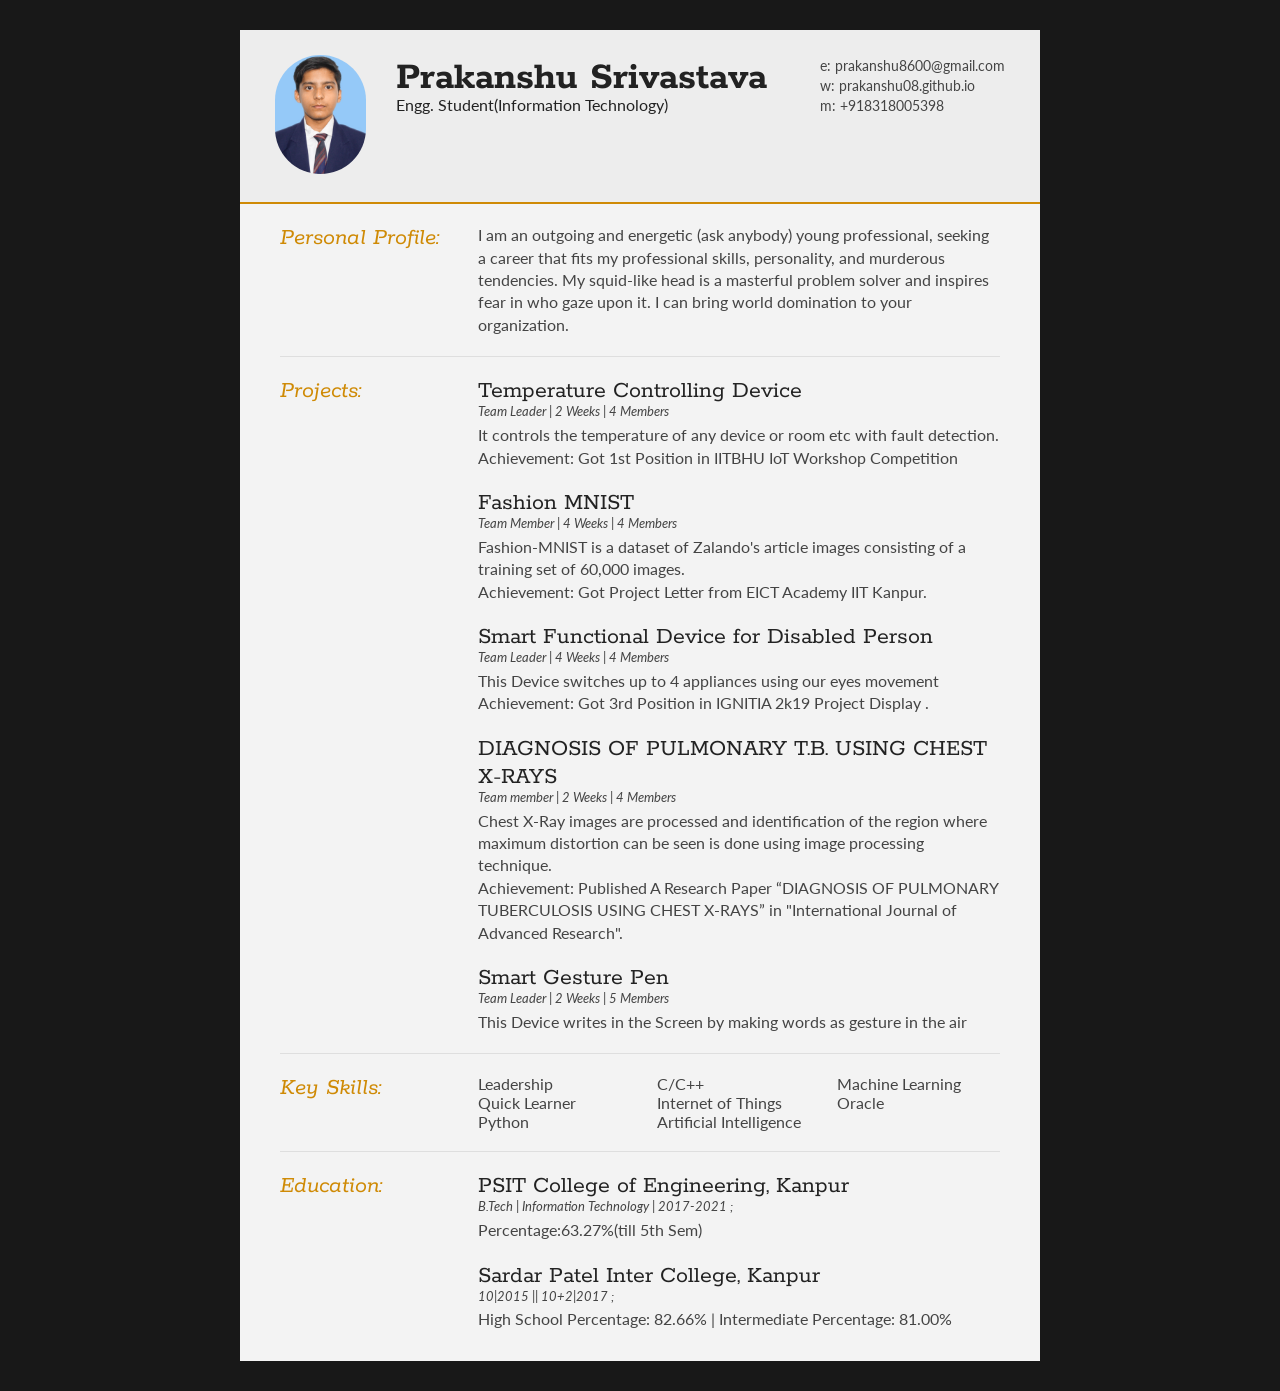
<file: resume/index.html>
<!DOCTYPE html>
<!--
To change this license header, choose License Headers in Project Properties.
To change this template file, choose Tools | Templates
and open the template in the editor.
-->
<html>
    <head>
        <title>
            Prakanshu's Resume
        </title>
        <link type="text/css" rel="stylesheet" href="css/style.css">
        <link href='http://fonts.googleapis.com/css?family=Rokkitt:400,700|Lato:400,300' rel='stylesheet' type='text/css'>
        <meta charset="UTF-8">
        <meta name="viewport" content="width=device-width, initial-scale=1.0">
    </head>
    <body>
        <body id="top">
        <div id="cv" class="instaFade">
	<div class="mainDetails">
		<div id="headshot" class="quickFade">
			<img src="css/Prakanshu.jpg" alt="Prakanshu Srivastava" />
		</div>
		
		<div id="name">
			<h1 class="quickFade delayTwo">Prakanshu Srivastava</h1>
			<h3 class="quickFade delayThree">Engg. Student(Information Technology)</h3>
		</div>
		
		<div id="contactDetails" class="quickFade delayFour">
			<ul>
				<li>e: <a href="mailto:prakanshu8600@gmail.com" target="_blank">prakanshu8600@gmail.com</a></li>
				<li>w: <a href="https://prakanshu08.github.io/">prakanshu08.github.io</a></li>
				<li>m: <a href="tel:+918318005398">+918318005398</a></li>
			</ul>
		</div>
		<div class="clear"></div>
	</div>
	
	<div id="mainArea" class="quickFade delayFive">
		<section>
			<article>
				<div class="sectionTitle">
					<h1>Personal Profile:</h1>
				</div>
				
				<div class="sectionContent">
					<p>I am an outgoing and energetic (ask anybody) young professional, seeking a career that fits my professional skills, personality, and murderous tendencies. My squid-like head is a masterful problem solver and inspires fear in who gaze upon it. I can bring world domination to your organization.</p>
				</div>
			</article>
			<div class="clear"></div>
		</section>
		
		
		<section>
			<div class="sectionTitle">
				<h1>Projects:</h1>
			</div>
			
			<div class="sectionContent">
				<article>
					<h2>Temperature Controlling Device</h2>
					<p class="subDetails">Team Leader | 2 Weeks | 4 Members </p>
					<p>It controls the temperature of any device or room etc with fault detection.<br>Achievement: Got 1st Position in IITBHU IoT Workshop Competition </p>
				</article>
				
				<article>
					<h2>Fashion MNIST</h2>
					<p class="subDetails">Team Member | 4 Weeks | 4 Members </p>
                                        <p>Fashion-MNIST is a dataset of Zalando's article images consisting of a training set of 60,000 images.<br>Achievement: Got Project Letter from EICT Academy IIT Kanpur.</p>
				</article>
			
                                 <article>
					<h2>Smart Functional Device for Disabled Person</h2>
					<p class="subDetails">Team Leader | 4 Weeks | 4 Members </p>
                                        <p>This Device switches up to 4 appliances using our eyes movement<br>Achievement: Got 3rd Position in IGNITIA 2k19 Project Display .</p>
				</article>
                            
                                 <article>
					<h2>DIAGNOSIS OF PULMONARY T.B. USING CHEST X-RAYS</h2>
					<p class="subDetails">Team member | 2 Weeks | 4 Members </p>
                                        <p>Chest X-Ray images are processed and identification of the region where maximum distortion can be seen is done using image processing technique.<br>Achievement: Published A Research Paper “DIAGNOSIS OF PULMONARY TUBERCULOSIS USING CHEST X-RAYS” in "International Journal of Advanced Research".</p>
				</article>    
                            
				<article>
					<h2>Smart Gesture Pen</h2>
                                        <p class="subDetails">Team Leader | 2 Weeks | 5 Members </p>
                                        <p>This Device writes in the Screen by making words as gesture in the air</p>
				</article>
			</div>
			<div class="clear"></div>
		</section>
		
		
		<section>
			<div class="sectionTitle">
				<h1>Key Skills:</h1>
			</div>
			
			<div class="sectionContent">
				<ul class="keySkills">
					<li>Leadership</li>
					<li>Quick Learner</li>
					<li>Python</li>
					<li>C/C++</li>
					<li>Internet of Things</li>
					<li>Artificial Intelligence</li>
					<li>Machine Learning</li>
					<li>Oracle</li>
				</ul>
			</div>
			<div class="clear"></div>
		</section>
		
		
		<section>
			<div class="sectionTitle">
				<h1>Education:</h1>
			</div>
			
			<div class="sectionContent">
				<article>
					<h2>PSIT College of Engineering, Kanpur</h2>
					<p class="subDetails">B.Tech | Information Technology | 2017-2021 ;</p>
                                        <p>Percentage:63.27%(till 5th Sem)</p>
				</article>
				
				<article>
					<h2>Sardar Patel Inter College, Kanpur</h2>
					<p class="subDetails">10|2015 || 10+2|2017 ;</p>
					<p>High School Percentage: 82.66% | Intermediate Percentage: 81.00%</p>
				</article>
			</div>
			<div class="clear"></div>
		</section>
		
	</div>
</div>
    </body>
</html>
</file>
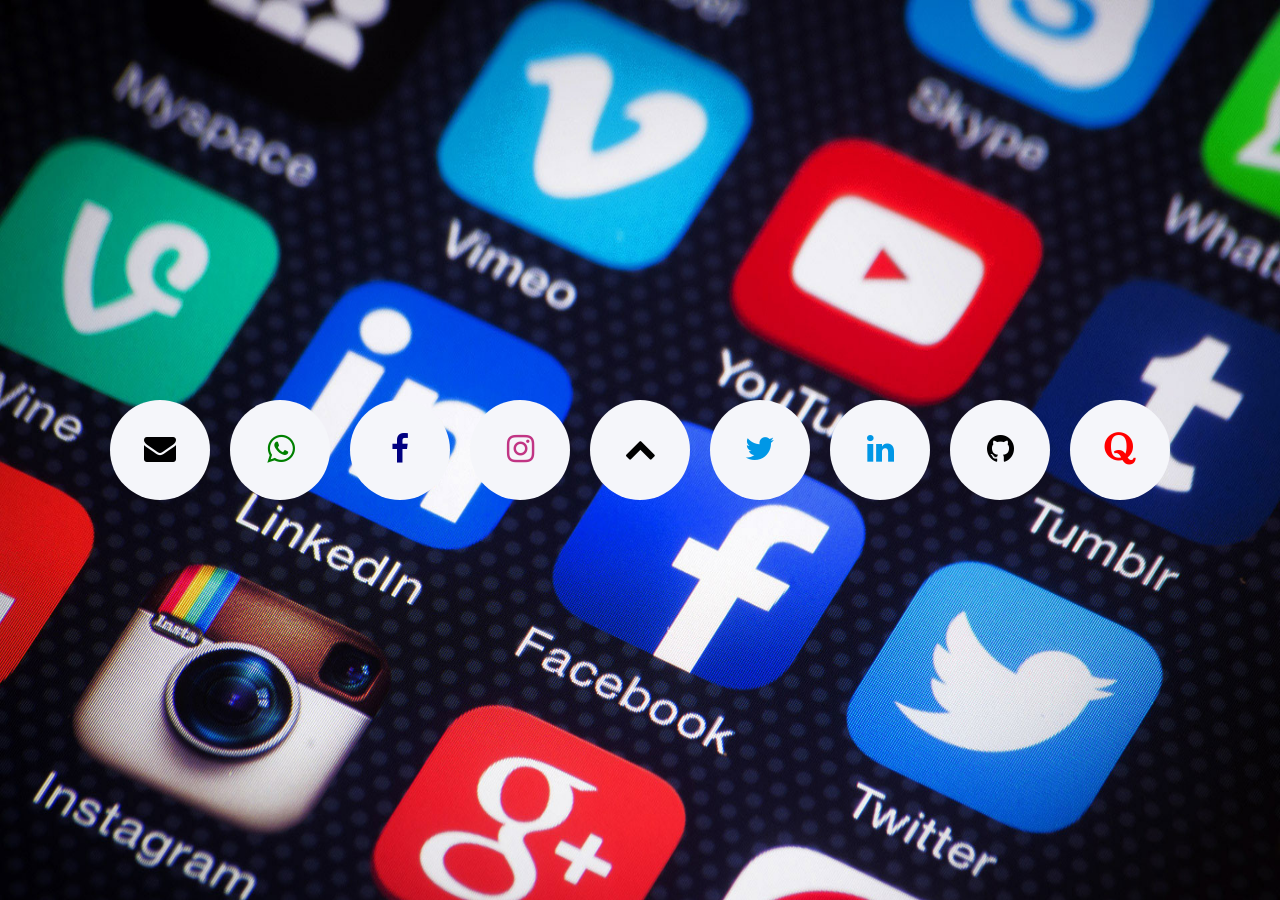
<file: Socialize/index.html>
<!DOCTYPE html>
<!--
To change this license header, choose License Headers in Project Properties.
To change this template file, choose Tools | Templates
and open the template in the editor.
-->
<html>
    <head>
        <title>Let's Connect Socially</title>
        <link rel="stylesheet" type="text/css" href="css/style2.css">
        <link rel="stylesheet" type="text/css" href="https://cdnjs.cloudflare.com/ajax/libs/font-awesome/4.7.0/css/font-awesome.min.css">
        <style>
            *{ margin: 0; padding: 0;}
            .centerdiv{
                height: 100vh;
                display: flex;
                justify-content: center;
                align-items: center;
                background-image: url('css/436425.jpg');
                background-size: 100% 110%;
                width: 100%;
               }
			
             
             a{
                 height: 100px;
                 width: 100px;
                 background-color: #f5f6fa;
                 border-radius: 50px;
                 text-align: center;
                 margin: 10px;
                 line-height: 110px;
                 
                            
             }
             
             a i{
                 transition: all 0.1s linear;
                 
             }
             
             a:hover i{
                 transform: scale(2.0); 
             }
             
			 .fa-envelope{
                 color: black;
             }
			 
             .fa-whatsapp{
                 color: green;
             }
             
             .fa-facebook{
                 color: navy;
             }
			 
			 .fa-chevron-up{
                 color: black;
             }
             
             .fa-instagram{
                 color: #c13584;
             }
             
             .fa-twitter{
                 color: #0097e6;
             }
             
             .fa-linkedin{
                 color: #0097e6;
             }
             
             .fa-github{
                 color: black;
             }
             
             .fa-quora{
                 color: red;
             }
			 
			 .fa-envelope{
                 color: black;
             }
        </style>
        <meta charset="UTF-8">
        <meta name="viewport" content="width=device-width, initial-scale=1.0">
    </head>
    <body>
        <div class="centerdiv">
            <a href="mailto:prakanshu8600@gmail.com" target="_blank">
                <i class="fa fa-2x fa-envelope" aria-hidden="true"></i>
            </a>
			<a href="https://api.whatsapp.com/send?phone=+918318005398" target="_blank">
                <i class="fa fa-2x fa-whatsapp"></i>
            </a>
            <a href="https://www.facebook.com/prakanshu.shrivastava.18" target="_blank">
                <i class="fa fa-2x fa-facebook"></i>
            </a>
            <a href="https://www.instagram.com/_prakanshu_/" target="_blank">
                <i class="fa fa-2x fa-instagram"></i>
            </a>
			<a href="https://prakanshu08.github.io/">
                <i class="fa fa-2x fa-chevron-up" aria-hidden="true"></i>
            </a>
            <a href="https://twitter.com/shivaay0008" target="_blank">
                <i class="fa fa-2x fa-twitter"></i>
            </a>
            <a href="https://www.linkedin.com/in/prakanshu-s-6673a7117/" target="_blank">
                <i class="fa fa-2x fa-linkedin"></i>
            </a>
            <a href="https://github.com/prakanshu08" target="_blank">
                <i class="fa fa-2x fa-github"></i>
            </a>
            <a href="https://www.quora.com/Prakanshu-Srivastava" target="_blank">
                <i class="fa fa-2x fa-quora"></i>
            </a>
        </div>
		
    </body>
</html>
</file>
<file: resume/css/style.css>
html,body,div,span,object,iframe,h1,h2,h3,h4,h5,h6,p,blockquote,pre,abbr,address,cite,code,del,dfn,em,img,ins,kbd,q,samp,small,strong,sub,sup,var,b,i,dl,dt,dd,ol,ul,li,fieldset,form,label,legend,table,caption,tbody,tfoot,thead,tr,th,td,article,aside,canvas,details,figcaption,figure,footer,header,hgroup,menu,nav,section,summary,time,mark,audio,video {
border:0;
font:inherit;
font-size:100%;
margin:0;
padding:0;
vertical-align:baseline;
}

article,aside,details,figcaption,figure,footer,header,hgroup,menu,nav,section {
display:block;
}

html, body {background: #181818; font-family: 'Lato', helvetica, arial, sans-serif; font-size: 16px; color: #222;}

.clear {clear: both;}

p {
	font-size: 1em;
	line-height: 1.4em;
	margin-bottom: 20px;
	color: #444;
}

#cv {
	width: 90%;
	max-width: 800px;
	background: #f3f3f3;
	margin: 30px auto;
}

.mainDetails {
	padding: 25px 35px;
	border-bottom: 2px solid #cf8a05;
	background: #ededed;
}

#name h1 {
	font-size: 2.5em;
	font-weight: 700;
	font-family: 'Rokkitt', Helvetica, Arial, sans-serif;
	margin-bottom: -6px;
}

#name h2 {
	font-size: 2em;
	margin-left: 2px;
	font-family: 'Rokkitt', Helvetica, Arial, sans-serif;
}

#mainArea {
	padding: 0 40px;
}

#headshot {
	width: 12.5%;
	float: left;
	margin-right: 30px;
}

#headshot img {
	width: 100%;
	height: auto;
	-webkit-border-radius: 50px;
	border-radius: 50px;
}

#name {
	float: left;
}

#contactDetails {
	float: right;
}

#contactDetails ul {
	list-style-type: none;
	font-size: 0.9em;
	margin-top: 2px;
}

#contactDetails ul li {
	margin-bottom: 3px;
	color: #444;
}

#contactDetails ul li a, a[href^=tel] {
	color: #444; 
	text-decoration: none;
	-webkit-transition: all .3s ease-in;
	-moz-transition: all .3s ease-in;
	-o-transition: all .3s ease-in;
	-ms-transition: all .3s ease-in;
	transition: all .3s ease-in;
}

#contactDetails ul li a:hover { 
	color: #cf8a05;
}


section {
	border-top: 1px solid #dedede;
	padding: 20px 0 0;
}

section:first-child {
	border-top: 0;
}

section:last-child {
	padding: 20px 0 10px;
}

.sectionTitle {
	float: left;
	width: 25%;
}

.sectionContent {
	float: right;
	width: 72.5%;
}

.sectionTitle h1 {
	font-family: 'Rokkitt', Helvetica, Arial, sans-serif;
	font-style: italic;
	font-size: 1.5em;
	color: #cf8a05;
}

.sectionContent h2 {
	font-family: 'Rokkitt', Helvetica, Arial, sans-serif;
	font-size: 1.5em;
	margin-bottom: -2px;
}

.subDetails {
	font-size: 0.8em;
	font-style: italic;
	margin-bottom: 3px;
}

.keySkills {
	list-style-type: none;
	-moz-column-count:3;
	-webkit-column-count:3;
	column-count:3;
	margin-bottom: 20px;
	font-size: 1em;
	color: #444;
}

.keySkills ul li {
	margin-bottom: 3px;
}

@media all and (min-width: 602px) and (max-width: 800px) {
	#headshot {
		display: none;
	}
	
	.keySkills {
	-moz-column-count:2;
	-webkit-column-count:2;
	column-count:2;
	}
}

@media all and (max-width: 601px) {
	#cv {
		width: 95%;
		margin: 10px auto;
		min-width: 280px;
	}
	
	#headshot {
		display: none;
	}
	
	#name, #contactDetails {
		float: none;
		width: 100%;
		text-align: center;
	}
	
	.sectionTitle, .sectionContent {
		float: none;
		width: 100%;
	}
	
	.sectionTitle {
		margin-left: -2px;
		font-size: 1.25em;
	}
	
	.keySkills {
		-moz-column-count:2;
		-webkit-column-count:2;
		column-count:2;
	}
}

@media all and (max-width: 480px) {
	.mainDetails {
		padding: 15px 15px;
	}
	
	section {
		padding: 15px 0 0;
	}
	
	#mainArea {
		padding: 0 25px;
	}

	
	.keySkills {
	-moz-column-count:1;
	-webkit-column-count:1;
	column-count:1;
	}
	
	#name h1 {
		line-height: .8em;
		margin-bottom: 4px;
	}
}

@media print {
    #cv {
        width: 100%;
    }
}

@-webkit-keyframes reset {
	0% {
		opacity: 0;
	}
	100% {
		opacity: 0;
	}
}

@-webkit-keyframes fade-in {
	0% {
		opacity: 0;
	}
	40% {
		opacity: 0;
	}
	100% {
		opacity: 1;
	}
}

@-moz-keyframes reset {
	0% {
		opacity: 0;
	}
	100% {
		opacity: 0;
	}
}

@-moz-keyframes fade-in {
	0% {
		opacity: 0;
	}
	40% {
		opacity: 0;
	}
	100% {
		opacity: 1;
	}
}

@keyframes reset {
	0% {
		opacity: 0;
	}
	100% {
		opacity: 0;
	}
}

@keyframes fade-in {
	0% {
		opacity: 0;
	}
	40% {
		opacity: 0;
	}
	100% {
		opacity: 1;
	}
}

.instaFade {
    -webkit-animation-name: reset, fade-in;
    -webkit-animation-duration: 1.5s;
    -webkit-animation-timing-function: ease-in;
	
	-moz-animation-name: reset, fade-in;
    -moz-animation-duration: 1.5s;
    -moz-animation-timing-function: ease-in;
	
	animation-name: reset, fade-in;
    animation-duration: 1.5s;
    animation-timing-function: ease-in;
}

.quickFade {
    -webkit-animation-name: reset, fade-in;
    -webkit-animation-duration: 2.5s;
    -webkit-animation-timing-function: ease-in;
	
	-moz-animation-name: reset, fade-in;
    -moz-animation-duration: 2.5s;
    -moz-animation-timing-function: ease-in;
	
	animation-name: reset, fade-in;
    animation-duration: 2.5s;
    animation-timing-function: ease-in;
}
 
.delayOne {
	-webkit-animation-delay: 0, .5s;
	-moz-animation-delay: 0, .5s;
	animation-delay: 0, .5s;
}

.delayTwo {
	-webkit-animation-delay: 0, 1s;
	-moz-animation-delay: 0, 1s;
	animation-delay: 0, 1s;
}

.delayThree {
	-webkit-animation-delay: 0, 1.5s;
	-moz-animation-delay: 0, 1.5s;
	animation-delay: 0, 1.5s;
}

.delayFour {
	-webkit-animation-delay: 0, 2s;
	-moz-animation-delay: 0, 2s;
	animation-delay: 0, 2s;
}

.delayFive {
	-webkit-animation-delay: 0, 2.5s;
	-moz-animation-delay: 0, 2.5s;
	animation-delay: 0, 2.5s;
}
</file>
<file: Socialize/css/style2.css>
html,body,div,span,object,iframe,h1,h2,h3,h4,h5,h6,p,blockquote,pre,abbr,address,cite,code,del,dfn,em,img,ins,kbd,q,samp,small,strong,sub,sup,var,b,i,dl,dt,dd,ol,ul,li,fieldset,form,label,legend,table,caption,tbody,tfoot,thead,tr,th,td,article,aside,canvas,details,figcaption,figure,footer,header,hgroup,menu,nav,section,summary,time,mark,audio,video {
border:0;
font:inherit;
font-size:100%;
margin:0;
padding:0;
vertical-align:baseline;
}

article,aside,details,figcaption,figure,footer,header,hgroup,menu,nav,section {
display:block;
}

html, body {background: #181818; font-family: 'Lato', helvetica, arial, sans-serif; font-size: 16px; color: #222;}

.clear {clear: both;}

p {
	font-size: 1em;
	line-height: 1.4em;
	margin-bottom: 20px;
	color: #444;
}

#cv {
	width: 90%;
	max-width: 800px;
	background: #f3f3f3;
	margin: 30px auto;
}

.mainDetails {
	padding: 25px 35px;
	border-bottom: 2px solid #cf8a05;
	background: #ededed;
}

#name h1 {
	font-size: 2.5em;
	font-weight: 700;
	font-family: 'Rokkitt', Helvetica, Arial, sans-serif;
	margin-bottom: -6px;
}

#name h2 {
	font-size: 2em;
	margin-left: 2px;
	font-family: 'Rokkitt', Helvetica, Arial, sans-serif;
}

#mainArea {
	padding: 0 40px;
}

#headshot {
	width: 12.5%;
	float: left;
	margin-right: 30px;
}

#headshot img {
	width: 100%;
	height: auto;
	-webkit-border-radius: 50px;
	border-radius: 50px;
}

#name {
	float: left;
}

#contactDetails {
	float: right;
}

#contactDetails ul {
	list-style-type: none;
	font-size: 0.9em;
	margin-top: 2px;
}

#contactDetails ul li {
	margin-bottom: 3px;
	color: #444;
}

#contactDetails ul li a, a[href^=tel] {
	color: #444; 
	text-decoration: none;
	-webkit-transition: all .3s ease-in;
	-moz-transition: all .3s ease-in;
	-o-transition: all .3s ease-in;
	-ms-transition: all .3s ease-in;
	transition: all .3s ease-in;
}

#contactDetails ul li a:hover { 
	color: #cf8a05;
}


section {
	border-top: 1px solid #dedede;
	padding: 20px 0 0;
}

section:first-child {
	border-top: 0;
}

section:last-child {
	padding: 20px 0 10px;
}

.sectionTitle {
	float: left;
	width: 25%;
}

.sectionContent {
	float: right;
	width: 72.5%;
}

.sectionTitle h1 {
	font-family: 'Rokkitt', Helvetica, Arial, sans-serif;
	font-style: italic;
	font-size: 1.5em;
	color: #cf8a05;
}

.sectionContent h2 {
	font-family: 'Rokkitt', Helvetica, Arial, sans-serif;
	font-size: 1.5em;
	margin-bottom: -2px;
}

.subDetails {
	font-size: 0.8em;
	font-style: italic;
	margin-bottom: 3px;
}

.keySkills {
	list-style-type: none;
	-moz-column-count:3;
	-webkit-column-count:3;
	column-count:3;
	margin-bottom: 20px;
	font-size: 1em;
	color: #444;
}

.keySkills ul li {
	margin-bottom: 3px;
}

@media all and (min-width: 602px) and (max-width: 800px) {
	#headshot {
		display: none;
	}
	
	.keySkills {
	-moz-column-count:2;
	-webkit-column-count:2;
	column-count:2;
	}
}

@media all and (max-width: 601px) {
	#cv {
		width: 95%;
		margin: 10px auto;
		min-width: 280px;
	}
	
	#headshot {
		display: none;
	}
	
	#name, #contactDetails {
		float: none;
		width: 100%;
		text-align: center;
	}
	
	.sectionTitle, .sectionContent {
		float: none;
		width: 100%;
	}
	
	.sectionTitle {
		margin-left: -2px;
		font-size: 1.25em;
	}
	
	.keySkills {
		-moz-column-count:2;
		-webkit-column-count:2;
		column-count:2;
	}
}

@media all and (max-width: 480px) {
	.mainDetails {
		padding: 15px 15px;
	}
	
	section {
		padding: 15px 0 0;
	}
	
	#mainArea {
		padding: 0 25px;
	}

	
	.keySkills {
	-moz-column-count:1;
	-webkit-column-count:1;
	column-count:1;
	}
	
	#name h1 {
		line-height: .8em;
		margin-bottom: 4px;
	}
}

@media print {
    #cv {
        width: 100%;
    }
}

@-webkit-keyframes reset {
	0% {
		opacity: 0;
	}
	100% {
		opacity: 0;
	}
}

@-webkit-keyframes fade-in {
	0% {
		opacity: 0;
	}
	40% {
		opacity: 0;
	}
	100% {
		opacity: 1;
	}
}

@-moz-keyframes reset {
	0% {
		opacity: 0;
	}
	100% {
		opacity: 0;
	}
}

@-moz-keyframes fade-in {
	0% {
		opacity: 0;
	}
	40% {
		opacity: 0;
	}
	100% {
		opacity: 1;
	}
}

@keyframes reset {
	0% {
		opacity: 0;
	}
	100% {
		opacity: 0;
	}
}

@keyframes fade-in {
	0% {
		opacity: 0;
	}
	40% {
		opacity: 0;
	}
	100% {
		opacity: 1;
	}
}

.instaFade {
    -webkit-animation-name: reset, fade-in;
    -webkit-animation-duration: 1.5s;
    -webkit-animation-timing-function: ease-in;
	
	-moz-animation-name: reset, fade-in;
    -moz-animation-duration: 1.5s;
    -moz-animation-timing-function: ease-in;
	
	animation-name: reset, fade-in;
    animation-duration: 1.5s;
    animation-timing-function: ease-in;
}

.quickFade {
    -webkit-animation-name: reset, fade-in;
    -webkit-animation-duration: 2.5s;
    -webkit-animation-timing-function: ease-in;
	
	-moz-animation-name: reset, fade-in;
    -moz-animation-duration: 2.5s;
    -moz-animation-timing-function: ease-in;
	
	animation-name: reset, fade-in;
    animation-duration: 2.5s;
    animation-timing-function: ease-in;
}
 
.delayOne {
	-webkit-animation-delay: 0, .5s;
	-moz-animation-delay: 0, .5s;
	animation-delay: 0, .5s;
}

.delayTwo {
	-webkit-animation-delay: 0, 1s;
	-moz-animation-delay: 0, 1s;
	animation-delay: 0, 1s;
}

.delayThree {
	-webkit-animation-delay: 0, 1.5s;
	-moz-animation-delay: 0, 1.5s;
	animation-delay: 0, 1.5s;
}

.delayFour {
	-webkit-animation-delay: 0, 2s;
	-moz-animation-delay: 0, 2s;
	animation-delay: 0, 2s;
}

.delayFive {
	-webkit-animation-delay: 0, 2.5s;
	-moz-animation-delay: 0, 2.5s;
	animation-delay: 0, 2.5s;
}
</file>
